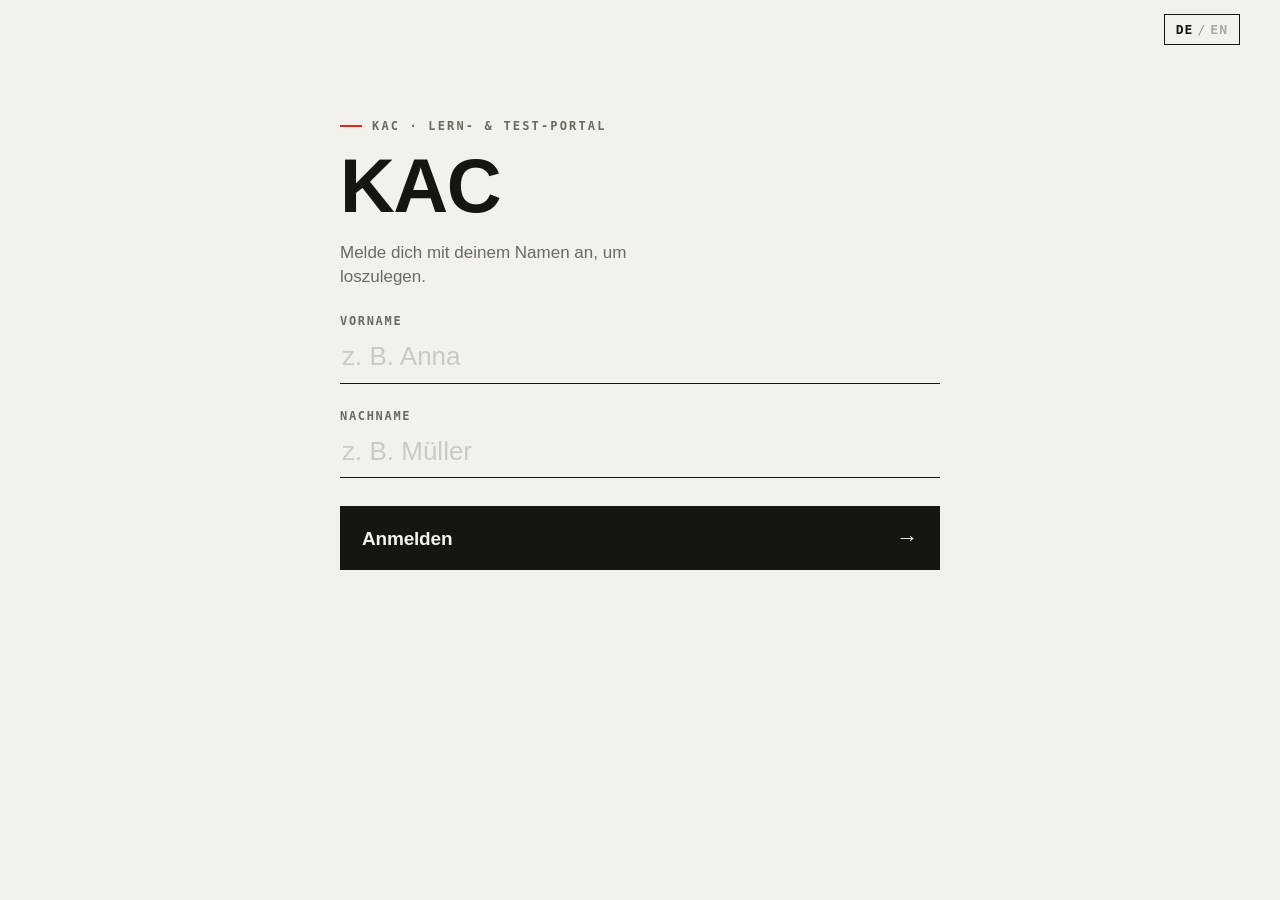
<file: index.html>
<!DOCTYPE html>
<html lang="de">
<head>
  <meta charset="utf-8" />
  <meta name="viewport" content="width=device-width, initial-scale=1.0, viewport-fit=cover, maximum-scale=1.0, user-scalable=no" />
  <meta name="robots" content="noindex, nofollow" />
  <meta name="theme-color" content="#f2f1ec" />
  <title>KAC Production Team — Projection &amp; Sound</title>
  <link rel="stylesheet" href="styles.css" />
  <link rel="stylesheet" href="piano.css" />
  <link rel="stylesheet" href="tonleitern.css" />
  <link rel="stylesheet" href="bass.css" />
</head>
<body>
  <noscript>Diese App benötigt JavaScript. / This app requires JavaScript.</noscript>

  <!-- Persistent language switch -->
  <button id="langToggle" class="lang-toggle" type="button" aria-label="Sprache wechseln / Switch language">
    <span data-lang-opt="de">DE</span><span class="lang-sep">/</span><span data-lang-opt="en">EN</span>
  </button>

  <main id="app" class="app"></main>

  <script src="image-slot.js"></script>
  <script src="piano.js"></script>
  <script src="scales.js"></script>
  <script src="hands.js"></script>
  <script src="tonleitern.js"></script>
  <script src="bass.js"></script>
  <script src="app.js"></script>
</body>
</html>
</file>
<file: styles.css>
/* ============================================================
   Technik-Test — Swiss / International Typographic Style
   Black · paper white · one red. Grid, rules, big numerals.
   ============================================================ */

:root {
  --paper:   #f2f1ec;
  --ink:     #16150f;
  --ink-soft:#6b6a62;
  --line:    #16150f;
  --hair:    rgba(22, 21, 15, 0.18);
  --red:     #e02718;
  --red-ink: #ffffff;
  --good:    #16150f;
  --gutter:  clamp(20px, 6vw, 40px);
  --max:     680px;
  --t-fast:  140ms cubic-bezier(.2,.7,.3,1);
  --t-med:   320ms cubic-bezier(.2,.7,.3,1);
  font-family: "Helvetica Neue", Helvetica, Arial, sans-serif;
}

* { box-sizing: border-box; -webkit-tap-highlight-color: transparent; }

html, body {
  margin: 0; padding: 0;
  background: var(--paper);
  color: var(--ink);
  min-height: 100%;
  -webkit-text-size-adjust: 100%;
  -webkit-font-smoothing: antialiased;
  text-rendering: optimizeLegibility;
}

body {
  font-size: 17px;
  line-height: 1.4;
  overflow-x: hidden;
}

noscript { display: block; padding: 40px; font-weight: 700; }
/* hidden whenever JS runs (this rule is applied by app.js bootstrap) */
.js-ready noscript { display: none; }

/* ---- numeric / mono accents (labels, timers, IDs) ---- */
.mono {
  font-family: ui-monospace, "SFMono-Regular", Menlo, Consolas, monospace;
  font-feature-settings: "tnum" 1;
}

/* ============================================================
   Language toggle — always reachable, fixed top-right
   ============================================================ */
.lang-toggle {
  position: fixed;
  top: max(14px, env(safe-area-inset-top));
  right: var(--gutter);
  z-index: 50;
  display: inline-flex;
  align-items: center;
  gap: 4px;
  border: 1.5px solid var(--ink);
  background: var(--paper);
  color: var(--ink);
  font: 700 13px/1 ui-monospace, Menlo, Consolas, monospace;
  letter-spacing: 0.08em;
  padding: 8px 11px;
  cursor: pointer;
  transition: background var(--t-fast), color var(--t-fast);
}
.lang-toggle .lang-sep { opacity: 0.4; font-weight: 400; }
.lang-toggle [data-lang-opt] { opacity: 0.32; transition: opacity var(--t-fast); }
.lang-toggle [data-lang-opt].is-active { opacity: 1; }
.lang-toggle:active { background: var(--ink); color: var(--paper); }

/* ============================================================
   App shell / screen layout
   ============================================================ */
.app {
  width: 100%;
  max-width: var(--max);
  margin: 0 auto;
  padding: clamp(72px, 16vw, 120px) var(--gutter) calc(40px + env(safe-area-inset-bottom));
  min-height: 100vh;
  min-height: 100dvh;
  display: flex;
  flex-direction: column;
}
/* Inversionen-Praxis braucht mehr Breite als die Lese-Spalte (Tabelle 7×3). */
.app.app--wide { max-width: 1120px; }

.screen {
  display: flex;
  flex-direction: column;
  flex: 1;
  animation: screen-in var(--t-med);
}
@keyframes screen-in {
  from { opacity: 0; transform: translateY(10px); }
  to   { opacity: 1; transform: translateY(0); }
}

/* small uppercase kicker label */
.kicker {
  font: 700 12px/1 ui-monospace, Menlo, Consolas, monospace;
  letter-spacing: 0.18em;
  text-transform: uppercase;
  color: var(--ink-soft);
  display: flex;
  align-items: center;
  gap: 10px;
}
.kicker::before {
  content: "";
  width: 22px; height: 2px; background: var(--red);
  display: inline-block;
}

/* big display headings */
h1.display {
  font-weight: 700;
  font-size: clamp(40px, 12vw, 76px);
  line-height: 0.94;
  letter-spacing: -0.02em;
  margin: 18px 0 0;
  text-wrap: balance;
}

.rule { height: 1.5px; background: var(--ink); width: 100%; }
.hairline { height: 1px; background: var(--hair); width: 100%; }

/* ============================================================
   Buttons
   ============================================================ */
.btn {
  appearance: none;
  display: inline-flex;
  align-items: center;
  justify-content: space-between;
  gap: 14px;
  width: 100%;
  border: none;
  background: var(--ink);
  color: var(--paper);
  font: 700 19px/1 "Helvetica Neue", Helvetica, Arial, sans-serif;
  letter-spacing: -0.01em;
  padding: 21px 22px;
  min-height: 60px;
  cursor: pointer;
  text-align: left;
  transition: background var(--t-fast), transform var(--t-fast), opacity var(--t-fast);
}
.btn .arrow { font-size: 22px; transition: transform var(--t-fast); }
.btn:not(:disabled):active { transform: translateY(1px); }
.btn:not(:disabled):hover { background: var(--red); }
.btn:not(:disabled):hover .arrow { transform: translateX(4px); }
.btn:disabled { opacity: 0.28; cursor: not-allowed; }

.btn--ghost {
  background: transparent;
  color: var(--ink);
  border: 1.5px solid var(--ink);
  font-weight: 700;
  justify-content: center;
}
.btn--ghost:not(:disabled):hover { background: var(--ink); color: var(--paper); }

.linkbtn {
  appearance: none; border: none; background: none;
  color: var(--ink-soft);
  font: 700 13px/1 ui-monospace, Menlo, Consolas, monospace;
  letter-spacing: 0.08em;
  text-transform: uppercase;
  cursor: pointer;
  padding: 12px 0;
  text-decoration: none;
}
.linkbtn:hover { color: var(--red); }

/* ============================================================
   LOGIN
   ============================================================ */
.field { margin-top: 26px; }
.field label {
  display: block;
  font: 700 12px/1 ui-monospace, Menlo, Consolas, monospace;
  letter-spacing: 0.14em;
  text-transform: uppercase;
  color: var(--ink-soft);
  margin-bottom: 9px;
}
.field input {
  width: 100%;
  border: none;
  border-bottom: 1.5px solid var(--ink);
  background: transparent;
  color: var(--ink);
  font: 400 26px/1.1 "Helvetica Neue", Helvetica, Arial, sans-serif;
  padding: 6px 2px 12px;
  outline: none;
  border-radius: 0;
}
.field input::placeholder { color: var(--hair); }
.field input:focus { border-bottom-color: var(--red); }

.notice {
  margin-top: 22px;
  border-left: 3px solid var(--red);
  padding: 12px 0 12px 16px;
  font-size: 15px;
  color: var(--ink);
  background: rgba(224,39,24,0.05);
  animation: shake 0.35s;
}
.notice.is-hidden { display: none; }
@keyframes shake {
  10%,90% { transform: translateX(-1px); }
  30%,70% { transform: translateX(3px); }
  50% { transform: translateX(-3px); }
}

.spacer { flex: 1; min-height: 28px; }
.stack-actions { display: flex; flex-direction: column; gap: 14px; margin-top: 26px; }

/* ============================================================
   TEST SELECTION
   ============================================================ */
.test-list { display: flex; flex-direction: column; margin-top: 28px; border-top: 1.5px solid var(--ink); }
.test-row {
  appearance: none; border: none; background: transparent; cursor: pointer;
  display: grid;
  grid-template-columns: auto 1fr auto;
  align-items: center;
  gap: 18px;
  width: 100%;
  text-align: left;
  padding: 26px 4px;
  border-bottom: 1.5px solid var(--ink);
  color: var(--ink);
  transition: padding var(--t-fast), color var(--t-fast);
}
.test-row .idx {
  font: 700 13px/1 ui-monospace, Menlo, Consolas, monospace;
  color: var(--red);
}
.test-row .name {
  font-weight: 700;
  font-size: clamp(28px, 8vw, 40px);
  letter-spacing: -0.02em;
  line-height: 0.98;
}
.test-row .meta {
  font: 400 13px/1.3 ui-monospace, Menlo, Consolas, monospace;
  color: var(--ink-soft);
}
.test-row .arrow { font-size: 28px; transition: transform var(--t-fast); }
.test-row:hover { padding-left: 12px; }
.test-row:hover .name { color: var(--red); }
.test-row:hover .arrow { transform: translateX(5px); color: var(--red); }

/* ============================================================
   QUIZ
   ============================================================ */
.quiz { user-select: none; -webkit-user-select: none; }

.timebar {
  position: fixed;
  top: 0; left: 0; right: 0;
  height: 5px;
  background: var(--hair);
  z-index: 40;
}
.timebar .fill {
  height: 100%;
  width: 100%;
  background: var(--ink);
  transform-origin: left center;
  transition: transform 1s linear, background var(--t-fast);
}
.timebar.is-urgent .fill { background: var(--red); }

.quiz-head {
  display: flex;
  align-items: baseline;
  justify-content: space-between;
  gap: 12px;
  margin-bottom: 8px;
}
.quiz-theme {
  font: 700 12px/1.2 ui-monospace, Menlo, Consolas, monospace;
  letter-spacing: 0.1em;
  text-transform: uppercase;
  color: var(--ink);
  max-width: 70%;
}
.quiz-progress {
  font: 700 12px/1 ui-monospace, Menlo, Consolas, monospace;
  letter-spacing: 0.08em;
  color: var(--ink-soft);
  white-space: nowrap;
}

.countdown {
  display: flex;
  align-items: baseline;
  gap: 10px;
  margin: 6px 0 18px;
}
.countdown .secs {
  font: 700 clamp(34px,11vw,52px)/0.9 ui-monospace, Menlo, Consolas, monospace;
  font-feature-settings: "tnum" 1;
  letter-spacing: -0.02em;
}
.countdown .unit {
  font: 700 12px/1 ui-monospace, Menlo, Consolas, monospace;
  letter-spacing: 0.1em;
  text-transform: uppercase;
  color: var(--ink-soft);
}
.countdown.is-urgent .secs { color: var(--red); animation: pulse 1s steps(2) infinite; }
@keyframes pulse { 50% { opacity: 0.35; } }

.question {
  font-weight: 700;
  font-size: clamp(24px, 7vw, 36px);
  line-height: 1.08;
  letter-spacing: -0.015em;
  margin: 0 0 26px;
  text-wrap: pretty;
}
.q-anim { animation: q-in var(--t-med); }
@keyframes q-in {
  from { opacity: 0; transform: translateX(14px); }
  to   { opacity: 1; transform: translateX(0); }
}

.options { display: flex; flex-direction: column; gap: 12px; }
.option {
  appearance: none; cursor: pointer;
  display: grid;
  grid-template-columns: auto 1fr;
  align-items: center;
  gap: 16px;
  width: 100%;
  text-align: left;
  background: transparent;
  border: 1.5px solid var(--ink);
  color: var(--ink);
  padding: 18px 18px;
  min-height: 64px;
  font: 500 17px/1.25 "Helvetica Neue", Helvetica, Arial, sans-serif;
  transition: background var(--t-fast), color var(--t-fast), transform var(--t-fast);
}
.option .marker {
  width: 30px; height: 30px;
  display: grid; place-items: center;
  border: 1.5px solid var(--ink);
  border-radius: 50%;
  font: 700 13px/1 ui-monospace, Menlo, Consolas, monospace;
  flex: none;
  transition: background var(--t-fast), color var(--t-fast), border-color var(--t-fast);
}
.option:hover { transform: translateX(3px); }
.option.is-selected { background: var(--ink); color: var(--paper); }
.option.is-selected .marker { background: var(--paper); color: var(--ink); border-color: var(--paper); }

.quiz-foot {
  margin-top: 24px;
  display: flex;
  flex-direction: column;
  gap: 6px;
}
.abort-row { display: flex; justify-content: center; }

/* ============================================================
   RESULT
   ============================================================ */
.result-badge {
  display: inline-flex; align-items: center; gap: 9px;
  font: 700 13px/1 ui-monospace, Menlo, Consolas, monospace;
  letter-spacing: 0.12em; text-transform: uppercase;
  padding: 9px 14px;
  margin-top: 18px;
  width: max-content;
}
.result-badge.pass { background: var(--ink); color: var(--paper); }
.result-badge.fail { background: var(--red); color: var(--red-ink); }

.score-big {
  font-weight: 700;
  font-size: clamp(96px, 38vw, 200px);
  line-height: 0.82;
  letter-spacing: -0.04em;
  margin: 14px 0 4px;
  font-feature-settings: "tnum" 1;
  display: flex;
  align-items: baseline;
}
.score-big .pct { font-size: 0.34em; margin-left: 8px; color: var(--ink-soft); letter-spacing: 0; }

.result-grid {
  display: grid;
  grid-template-columns: 1fr 1fr;
  border-top: 1.5px solid var(--ink);
  margin: 24px 0 6px;
}
.result-grid .cell {
  padding: 16px 0;
  border-bottom: 1px solid var(--hair);
}
.result-grid .cell:nth-child(odd) { border-right: 1px solid var(--hair); padding-right: 16px; }
.result-grid .cell:nth-child(even) { padding-left: 16px; }
.result-grid .cell .k {
  font: 700 11px/1 ui-monospace, Menlo, Consolas, monospace;
  letter-spacing: 0.12em; text-transform: uppercase; color: var(--ink-soft);
}
.result-grid .cell .v {
  font-weight: 700; font-size: 26px; letter-spacing: -0.01em; margin-top: 7px;
  font-feature-settings: "tnum" 1;
}

.save-status {
  margin-top: 18px;
  font: 400 13px/1.45 ui-monospace, Menlo, Consolas, monospace;
  color: var(--ink-soft);
  display: flex; align-items: flex-start; gap: 9px;
}
.save-status .dot { width: 9px; height: 9px; margin-top: 4px; flex: none; }
.save-status .dot.ok { background: var(--ink); }
.save-status .dot.warn { background: var(--red); }
.save-status .dot.pending { background: var(--hair); animation: pulse 1s steps(2) infinite; }

/* ---- Auswertung: falsch beantwortete Fragen ---- */
.review { margin-top: 26px; border-top: 1.5px solid var(--ink); padding-top: 18px; }
.review-head { display: flex; align-items: baseline; justify-content: space-between; gap: 12px; flex-wrap: wrap; }
.review-title { font-size: 19px; font-weight: 700; letter-spacing: -0.01em; }
.review-count {
  font: 700 11px/1 ui-monospace, Menlo, Consolas, monospace;
  letter-spacing: 0.1em; text-transform: uppercase; color: var(--red);
}
.review-item { margin-top: 18px; border-left: 3px solid var(--red); padding: 2px 0 2px 16px; }
.review-theme {
  font-size: 11px; letter-spacing: 0.12em; text-transform: uppercase; color: var(--ink-soft);
}
.review-q { font-size: 16px; font-weight: 500; line-height: 1.4; margin: 6px 0 12px; }
.review-line {
  display: grid; grid-template-columns: 130px 1fr; gap: 10px; align-items: start;
  padding: 6px 0; font-size: 14.5px; line-height: 1.4;
}
.review-line + .review-line { border-top: 1px dashed var(--hair); }
.review-lbl { font-size: 10px; letter-spacing: 0.1em; text-transform: uppercase; color: var(--ink-soft); padding-top: 3px; }
.review-line.is-wrong .review-ans { color: var(--red); text-decoration: line-through; text-decoration-thickness: 1.5px; }
.review-line.is-right .review-ans { color: #1f8a4d; font-weight: 700; }
.review-allright {
  margin-top: 24px; border-top: 1.5px solid var(--ink); padding-top: 18px;
  font-size: 14px; color: #1f8a4d; font-weight: 700;
}

/* ============================================================
   Modal (abort confirmation)
   ============================================================ */
.modal-back {
  position: fixed; inset: 0; z-index: 60;
  background: rgba(22,21,15,0.55);
  display: grid; place-items: center;
  padding: var(--gutter);
  animation: fade var(--t-fast);
}
.modal-back.is-hidden { display: none; }
@keyframes fade { from { opacity: 0; } to { opacity: 1; } }
.modal {
  background: var(--paper);
  border: 1.5px solid var(--ink);
  width: 100%; max-width: 420px;
  padding: 28px 24px 24px;
  animation: modal-in var(--t-med);
}
@keyframes modal-in { from { transform: translateY(16px); opacity: 0; } to { transform: none; opacity: 1; } }
.modal h2 { margin: 10px 0 8px; font-size: 26px; letter-spacing: -0.02em; }
.modal p { margin: 0 0 22px; color: var(--ink-soft); font-size: 15px; }
.modal .modal-actions { display: flex; flex-direction: column; gap: 12px; }

/* tighten on very small screens */
@media (max-width: 360px) {
  body { font-size: 16px; }
}

/* ============================================================
   HOME + back links + brand
   ============================================================ */
.backlink {
  appearance: none; border: none; background: none; cursor: pointer;
  align-self: flex-start;
  display: inline-flex; align-items: center; gap: 8px;
  font: 700 12px/1 ui-monospace, Menlo, Consolas, monospace;
  letter-spacing: 0.12em; text-transform: uppercase;
  color: var(--ink-soft);
  padding: 0 0 22px;
  transition: color var(--t-fast), gap var(--t-fast);
}
.backlink .backarrow { font-size: 15px; transition: transform var(--t-fast); }
.backlink:hover { color: var(--red); }
.backlink:hover .backarrow { transform: translateX(-3px); }

.brandline {
  font-size: 11px; letter-spacing: 0.16em; text-transform: uppercase;
  color: var(--ink-soft); padding-top: 20px;
  border-top: 1px solid var(--hair); margin-top: 8px;
}

.name--sm { font-size: clamp(22px, 6vw, 30px) !important; line-height: 1.04 !important; }

/* ============================================================
   AREA ROOT (Music Academy | Production Team)
   ============================================================ */
.area-grid {
  display: grid;
  grid-template-columns: 1fr 1fr;
  gap: 16px;
  margin-top: 30px;
}
.area-tile {
  appearance: none; cursor: pointer; text-align: left;
  display: flex; flex-direction: column;
  gap: 10px;
  min-height: 280px;
  border: 1.5px solid var(--ink);
  background: transparent;
  color: var(--ink);
  padding: 22px 20px;
  transition: background var(--t-fast), color var(--t-fast), transform var(--t-fast);
}
.area-tile .area-idx { font-size: 12px; color: var(--red); font-weight: 700; }
.area-tile .area-name {
  font-weight: 700;
  font-size: clamp(24px, 5vw, 34px);
  letter-spacing: -0.02em; line-height: 1.0;
  margin-top: 2px;
}
.area-tile .area-sub { font-size: 14px; line-height: 1.4; color: var(--ink-soft); max-width: 26ch; }
.area-tile .area-go {
  margin-top: auto;
  font-size: 12px; letter-spacing: 0.08em; text-transform: uppercase;
  display: inline-flex; align-items: center; gap: 8px;
}
.area-tile .area-go .arrow { font-size: 17px; transition: transform var(--t-fast); }
.area-tile:hover { background: var(--ink); color: var(--paper); transform: translateY(-2px); }
.area-tile:hover .area-sub { color: rgba(242,241,236,0.7); }
.area-tile:hover .area-go .arrow { transform: translateX(4px); }
.area-tile:nth-child(1):hover { background: var(--red); }
.area-tile:nth-child(1):hover .area-sub { color: rgba(255,255,255,0.8); }
.area-tile:active { transform: translateY(0); }

@media (max-width: 540px) {
  .area-grid { grid-template-columns: 1fr; gap: 14px; }
  .area-tile { min-height: 0; }
}

/* ============================================================
   SOLUTION REVEAL (worksheets)
   ============================================================ */
.solution { margin-top: 18px; }
.sol-toggle {
  appearance: none; cursor: pointer;
  display: inline-flex; align-items: center; gap: 11px;
  border: 1.5px solid var(--ink); background: transparent; color: var(--ink);
  font: 700 12px/1 ui-monospace, Menlo, Consolas, monospace;
  letter-spacing: 0.1em; text-transform: uppercase;
  padding: 12px 16px;
  transition: background var(--t-fast), color var(--t-fast);
}
.sol-toggle .sol-ic {
  width: 20px; height: 20px; flex: none;
  display: grid; place-items: center;
  border: 1.5px solid currentColor; font-size: 14px; font-weight: 700;
}
.sol-toggle:hover { background: var(--ink); color: var(--paper); }
.sol-toggle.is-open { background: var(--red); color: #fff; border-color: var(--red); }
.sol-body {
  margin-top: 4px;
  border-left: 2px solid var(--red);
  padding-left: 16px;
}
.sol-body[hidden] { display: none; }
.sol-body .g-tablewrap { margin-top: 14px; }

/* ============================================================
   GUIDE READER
   ============================================================ */
.guide-title { font-size: clamp(32px, 9vw, 54px); margin-top: 16px; }
.guide-sub { margin: 14px 0 0; color: var(--ink); font-size: 17px; font-weight: 500; }
.guide-meta { margin-top: 10px; font-size: 11px; letter-spacing: 0.1em; text-transform: uppercase; color: var(--ink-soft); }
.guide-intro { margin: 18px 0 0; color: var(--ink-soft); max-width: 56ch; }

.guide-sec { margin-top: 40px; }
.sec-head {
  display: flex; align-items: baseline; gap: 14px;
  border-bottom: 1.5px solid var(--ink); padding-bottom: 12px; flex-wrap: wrap;
}
.sec-num { font-size: 13px; color: var(--red); font-weight: 700; }
.sec-title { font-size: clamp(22px, 6vw, 30px); font-weight: 700; letter-spacing: -0.02em; margin: 0; flex: 1; line-height: 1.04; }
.sec-tag {
  font-size: 10px; letter-spacing: 0.12em; text-transform: uppercase;
  border: 1.2px solid var(--ink); padding: 4px 8px; color: var(--ink); white-space: nowrap;
}
.sec-intro { margin: 16px 0 0; color: var(--ink-soft); max-width: 56ch; }

/* numbered steps */
.steps { list-style: none; counter-reset: s; margin: 20px 0 0; padding: 0; }
.steps li {
  counter-increment: s;
  display: grid; grid-template-columns: auto 1fr; gap: 16px; align-items: baseline;
  padding: 14px 0; border-bottom: 1px solid var(--hair);
}
.steps li::before {
  content: counter(s, decimal-leading-zero);
  font: 700 14px/1 ui-monospace, Menlo, Consolas, monospace;
  color: var(--red); font-feature-settings: "tnum" 1;
}
.step-text { font-size: 17px; }

/* position cards */
.poslist { display: flex; flex-direction: column; gap: 16px; margin-top: 20px; }
.poscard { border: 1.5px solid var(--ink); padding: 18px 18px 8px; }
.pos-head { display: flex; align-items: baseline; gap: 12px; flex-wrap: wrap; }
.pos-idx { background: var(--ink); color: var(--paper); font-size: 12px; font-weight: 700; padding: 5px 8px; }
.pos-name { font-weight: 700; font-size: 21px; letter-spacing: -0.01em; flex: 1; line-height: 1.05; }
.pos-who { font-size: 11px; letter-spacing: 0.08em; text-transform: uppercase; color: var(--ink-soft); white-space: nowrap; }
.pos-desc { margin: 10px 0 14px; color: var(--ink-soft); font-size: 15px; }

.subpos { margin: 6px 0 4px; padding-top: 10px; border-top: 1px dashed var(--hair); }
.subpos-name { font-size: 11px; letter-spacing: 0.14em; text-transform: uppercase; color: var(--ink); margin-bottom: 4px; }

/* tickable checklist */
.checks { display: flex; flex-direction: column; }
.check {
  appearance: none; border: none; background: none; cursor: pointer;
  display: grid; grid-template-columns: auto 1fr; gap: 13px; align-items: start;
  width: 100%; text-align: left; padding: 11px 0;
  border-bottom: 1px solid var(--hair); color: var(--ink);
  transition: opacity var(--t-fast);
}
.check:last-child { border-bottom: none; }
.check-box {
  width: 24px; height: 24px; flex: none; margin-top: 1px;
  border: 1.5px solid var(--ink); display: grid; place-items: center;
  font: 700 14px/1 ui-monospace, Menlo, monospace; color: var(--paper);
  transition: background var(--t-fast), color var(--t-fast);
}
.check-label { font-size: 16px; line-height: 1.32; padding-top: 2px; }
.check.is-on .check-box { background: var(--red); border-color: var(--red); color: #fff; }
.check.is-on .check-label { color: var(--ink-soft); text-decoration: line-through; text-decoration-color: var(--hair); }

/* role cards */
.rolelist { display: flex; flex-direction: column; gap: 0; margin-top: 20px; border-top: 1.5px solid var(--ink); }
.rolecard { padding: 18px 0; border-bottom: 1px solid var(--hair); }
.role-head { display: flex; align-items: baseline; gap: 12px; flex-wrap: wrap; margin-bottom: 8px; }
.role-name { font-weight: 700; font-size: 20px; letter-spacing: -0.01em; }
.role-hint { font-size: 11px; letter-spacing: 0.08em; text-transform: uppercase; color: var(--red); }

.bullets { list-style: none; margin: 12px 0 0; padding: 0; }
.bullets li { position: relative; padding: 7px 0 7px 22px; font-size: 16px; line-height: 1.4; color: var(--ink); }
.bullets li::before { content: ""; position: absolute; left: 2px; top: 15px; width: 7px; height: 7px; background: var(--ink); }

/* callout / note */
.callout {
  display: grid; grid-template-columns: auto 1fr; gap: 14px; align-items: start;
  margin-top: 22px; padding: 16px 18px;
  background: rgba(224,39,24,0.06); border-left: 3px solid var(--red);
  font-size: 15.5px; line-height: 1.42;
}
.callout-mark {
  width: 24px; height: 24px; flex: none; background: var(--red); color: #fff;
  display: grid; place-items: center; font-weight: 700; font-size: 15px;
}
.sec-closing { margin-top: 20px; font-weight: 700; font-size: 19px; letter-spacing: -0.01em; line-height: 1.2; }

.guide-foot { margin-top: 44px; display: flex; flex-direction: column; gap: 16px; align-items: stretch; }
.guide-foot .linkbtn { align-self: flex-start; }

/* generic guide blocks */
.g-loading { color: var(--ink-soft); padding: 40px 0; font-size: 22px; letter-spacing: 0.3em; }
.g-text { margin: 14px 0 0; color: var(--ink); font-size: 16.5px; line-height: 1.5; max-width: 60ch; }
.g-lead { margin: 16px 0 0; color: var(--ink); font-size: 19px; line-height: 1.4; font-weight: 500; max-width: 56ch; }
.g-sub { margin-top: 22px; }
.g-sub-title {
  font: 700 12px/1.2 ui-monospace, Menlo, Consolas, monospace;
  letter-spacing: 0.12em; text-transform: uppercase; color: var(--ink);
  margin: 0 0 4px; padding-top: 14px; border-top: 1px solid var(--hair);
}
.g-sub .g-text { margin-top: 8px; }
.g-sub .bullets { margin-top: 8px; }

/* table */
.g-tablewrap { margin-top: 22px; overflow-x: auto; -webkit-overflow-scrolling: touch; border: 1.5px solid var(--ink); }
.g-table { border-collapse: collapse; width: 100%; min-width: 460px; font-size: 14.5px; }
.g-table th {
  text-align: left; padding: 12px 14px; background: var(--ink); color: var(--paper);
  font: 700 11px/1.2 ui-monospace, Menlo, Consolas, monospace; letter-spacing: 0.08em; text-transform: uppercase;
  white-space: nowrap;
}
.g-table td { padding: 12px 14px; border-bottom: 1px solid var(--hair); vertical-align: top; line-height: 1.35; }
.g-table tbody tr:last-child td { border-bottom: none; }
.g-table tbody tr:nth-child(even) td { background: rgba(22,21,15,0.025); }

/* figure (image-slot placeholder) */
.g-fig { margin: 24px 0 0; }
.g-slot { display: block; background: rgba(22,21,15,0.02); }
.g-slot:not([data-filled]) { border: 1.5px dashed var(--hair); }
.g-slot[data-filled] { border: 1px solid var(--hair); background: transparent; }
.g-figcap {
  margin-top: 9px; font-size: 12px; line-height: 1.4; letter-spacing: 0.04em;
  color: var(--ink-soft); padding-left: 14px; border-left: 2px solid var(--red);
}

/* Statische Klaviatur-Diagramme im Lernbereich (Bass = grün, Moll = blau). */
.g-kbd-fig { max-width: 430px; }
.g-kbd-fig.g-kbd-multi { max-width: 680px; }
.g-kbd-boards { display: flex; gap: 20px 28px; flex-wrap: wrap; align-items: flex-end; }
.g-kbd-board { flex: 1 1 auto; min-width: 0; }
.g-kbd-multi .g-kbd-board { flex: 1 1 240px; max-width: 320px; }
.g-kbd-board-label { font-size: 11px; letter-spacing: 0.12em; text-transform: uppercase; color: var(--ink-soft); margin-bottom: 7px; }
.g-kbd-svg { display: block; width: 100%; height: auto; }
.g-kbd-fig .g-figcap { border-left-color: #2e8b57; }
.g-kbd-fig.is-minor .g-figcap { border-left-color: #2a63b0; }

/* ============================================================
   Interaktives Arbeitsblatt (Music Academy)
   ============================================================ */
.ws { margin: 20px 0 0; }
.ws-table input.ws-inp {
  width: 100%; min-width: 48px; box-sizing: border-box;
  border: none; border-bottom: 1.5px solid var(--hair);
  background: transparent; color: var(--ink);
  font: 600 16px/1.2 "Helvetica Neue", Helvetica, Arial, sans-serif;
  text-align: center; padding: 6px 4px; border-radius: 0; outline: none;
}
.ws-table input.ws-inp::placeholder { color: var(--hair); }
.ws-table input.ws-inp:focus { border-bottom-color: var(--ink); }
.ws-table td.ws-given { font-weight: 700; }
.ws-table input.ws-inp.ok { border-bottom-color: var(--ink); background: rgba(22,21,15,0.07); }
.ws-table input.ws-inp.bad { border-bottom-color: var(--red); background: rgba(224,39,24,0.09); color: var(--red); }
.ws-table input.ws-inp.revealed { border-bottom-color: var(--red); color: var(--red); font-style: italic; }
.ws-controls { display: flex; flex-wrap: wrap; align-items: center; gap: 10px; margin-top: 14px; }
.ws-btn {
  appearance: none; cursor: pointer;
  border: 1.5px solid var(--ink); background: var(--ink); color: var(--paper);
  font: 700 13px/1 ui-monospace, Menlo, Consolas, monospace; letter-spacing: 0.06em;
  text-transform: uppercase; padding: 11px 16px;
}
.ws-btn:hover { background: var(--red); border-color: var(--red); color: var(--paper); }
.ws-btn--ghost { background: transparent; color: var(--ink); }
.ws-btn--ghost:hover { background: var(--ink); color: var(--paper); border-color: var(--ink); }
.ws-result { font-weight: 700; font-size: 14px; color: var(--ink-soft); }

/* ============================================================
   Druck-Ansicht — Arbeitsblatt sauber ausdrucken
   ============================================================ */
@media print {
  .lang-toggle, .backlink, .guide-foot, .ws-controls, .sol-toggle,
  .brandline, .area-go, noscript { display: none !important; }
  .app { padding: 8px 0 0 !important; max-width: 100% !important; }
  body { font-size: 12px; background: #fff; }
  .g-tablewrap { overflow: visible !important; }
  .g-table { font-size: 12px; }
  .ws-table input.ws-inp { border-bottom: 1px solid #999; font-size: 13px; }
  .guide-sec, .g-fig, .callout, .ws { break-inside: avoid; }
}

/* ---- "richtig oder falsch?" — selbst markieren ---- */
.tf { margin: 16px 0 0; }
.tf-item {
  padding: 14px 4px; border-bottom: 1px solid var(--hair);
  display: grid; grid-template-columns: 1fr auto; gap: 8px 14px; align-items: center;
}
.tf-item.ok { box-shadow: inset 3px 0 0 var(--ink); padding-left: 12px; }
.tf-item.bad { box-shadow: inset 3px 0 0 var(--red); padding-left: 12px; }
.tf-stmt { font-size: 16px; line-height: 1.3; }
.tf-pick { display: flex; gap: 8px; }
.tf-btn {
  appearance: none; cursor: pointer; border: 1.5px solid var(--ink); background: transparent; color: var(--ink);
  font: 700 13px/1 ui-monospace, Menlo, Consolas, monospace; letter-spacing: 0.04em; padding: 10px 14px;
}
.tf-btn.is-sel { background: var(--ink); color: var(--paper); }
.tf-item.bad .tf-btn.is-sel { background: var(--red); border-color: var(--red); color: var(--paper); }
.tf-corr { grid-column: 1 / -1; font-size: 14px; font-weight: 700; color: var(--red); margin-top: 2px; }
@media (max-width: 420px) {
  .tf-item { grid-template-columns: 1fr; }
  .tf-pick { justify-self: start; }
}

/* ---- Area-Login-Fuß ---- */
.area-foot { display: flex; align-items: center; justify-content: space-between; gap: 12px; margin-top: 8px; }
.area-user { font-size: 13px; color: var(--ink-soft); letter-spacing: 0.04em; }

/* ============================================================
   Praxis-Modul: Inversionen am Klavier
   ============================================================ */
.px-row { display: flex; align-items: flex-start; gap: 12px; margin: 0 0 14px; }
.px-lbl { flex: 0 0 64px; padding-top: 11px; font-size: 11px; letter-spacing: 0.12em; text-transform: uppercase; color: var(--ink-soft); }
.px-chips { display: flex; flex-wrap: wrap; gap: 7px; }
.px-chip {
  appearance: none; cursor: pointer; border: 1.5px solid var(--ink); background: transparent; color: var(--ink);
  font: 700 14px/1 ui-monospace, Menlo, Consolas, monospace; letter-spacing: 0.02em; padding: 10px 13px; min-width: 38px;
}
.px-chip--wide { padding: 10px 14px; }
.px-chip.is-on { background: var(--ink); color: var(--paper); }
.px-chip:hover { border-color: var(--red); }

.px-chord { display: flex; align-items: baseline; gap: 14px; flex-wrap: wrap; margin: 20px 0 10px; }
.px-chord-name { font-weight: 700; font-size: clamp(30px, 9vw, 44px); letter-spacing: -0.02em; }
.px-chord-meta { font-size: 14px; color: var(--ink-soft); }

.px-kbd-wrap { margin: 6px 0 6px; }
.px-kbd { width: 100%; height: auto; display: block; }
.px-key { cursor: pointer; }
.px-white { fill: var(--paper); stroke: var(--ink); stroke-width: 2; }
.px-black { fill: var(--ink); stroke: var(--ink); stroke-width: 2; }
.px-white.is-played { fill: #d8d4c6; }
.px-black.is-played { fill: #5a5446; }
.px-white.is-bad { fill: rgba(224,39,24,0.20); }
.px-black.is-bad { fill: var(--red); }
.px-dot { fill: var(--red); pointer-events: auto; cursor: pointer; }
.px-dot--b { fill: var(--red); }
.px-key.is-ok { stroke: var(--ink); stroke-width: 3; }

.px-tap { margin: 10px 0 0; font-size: 12px; color: var(--ink-soft); line-height: 1.4; }
</file>
<file: piano.css>
/* Inversionen-Praxis — Look (Claude Design), gescopt unter .invtrainer */
/* ==================================================================
   Inversionen am Klavier — Look
   Alle Gestaltungs-Tokens auf .invtrainer (vererben an Nachfahren,
   inkl. Modal). Look später leicht änderbar.
   ================================================================== */

.invtrainer {
  /* --- Palette (Swiss / KAC) --- */
  --paper:    #f2f1ec;
  --ink:      #16150f;
  --ink-soft: #6b6a62;
  --hair:     rgba(22, 21, 15, 0.16);
  --red:      #e02718;       /* Dur */
  --blue:     #2a63b0;       /* Moll */
  --green:    #2e8b57;       /* linke Hand / Bass (Waldgrün-Mint) */
  --good:     #1f8a4d;       /* "richtig"-Feedback */

  /* --- Akkordqualität: Zell-Hintergründe + Punkt --- */
  /* Global: Dur = rot, Moll = blau, vermindert = dunkleres Blau. */
  --q-maj-bg: #f7e9e7;       /* Dur: ganz leicht rosa */
  --q-min-bg: #e7ecf4;       /* Moll: ganz leicht blau */
  --q-dim-bg: #e2dfd4;       /* vermindert: neutral */
  --q-dot-maj: var(--red);   /* Dur: rot */
  --q-dot-min: var(--blue);  /* Moll: blau */
  --q-dot-dim: #1a3f70;      /* vermindert: dunkleres Blau */

  /* --- Klaviatur --- */
  --key-white:  #fbfaf6;
  --key-white-edge: rgba(22,21,15,0.55);
  --key-black:  #16150f;
  --key-target: #e02718;        /* Zieltöne */
  --key-target-ink: #ffffff;
  --key-played: #2b2a22;        /* angetippt (Ring) */
  --key-correct: #1f8a4d;       /* nach Prüfung: richtig */
  --key-missing: #e02718;       /* fehlt noch */
  --key-extra:  #b51405;        /* zu viel */

  /* --- Form --- */
  --radius: 2px;
  --gutter: clamp(16px, 4vw, 36px);
  --maxw: 1120px;
  --t-fast: 130ms cubic-bezier(.2,.7,.3,1);

  font-family: "Helvetica Neue", Helvetica, Arial, sans-serif;
}
.invtrainer .mono {
  font-family: ui-monospace, "SFMono-Regular", Menlo, Consolas, monospace;
  font-feature-settings: "tnum" 1;
}
.invtrainer /* ============================ Header ============================ */
.top {
  display: flex; align-items: center; justify-content: space-between;
  padding: 16px var(--gutter);
  max-width: var(--maxw); margin: 0 auto;
  gap: 16px;
}
.invtrainer /* ============================ Layout ============================ */
.wrap {
  max-width: var(--maxw);
  margin: 0 auto;
  padding: 8px var(--gutter) 64px;
}
.invtrainer .kicker {
  font: 700 12px/1 ui-monospace, Menlo, Consolas, monospace;
  letter-spacing: 0.18em; text-transform: uppercase; color: var(--ink-soft);
  display: flex; align-items: center; gap: 10px;
}
.invtrainer .kicker::before { content: ""; width: 22px; height: 2px; background: var(--red); display: inline-block; }
.invtrainer .title {
  font-weight: 700; font-size: clamp(30px, 6vw, 52px); line-height: 0.98;
  letter-spacing: -0.02em; margin: 16px 0 0; text-wrap: balance;
}
.invtrainer .sub { margin: 14px 0 0; color: var(--ink-soft); max-width: 60ch; }
.invtrainer /* ============================ Controls ============================ */
.controls {
  margin-top: 28px;
  display: flex; flex-wrap: wrap; align-items: flex-end; gap: 22px 32px;
  border-top: 1.5px solid var(--ink); padding-top: 22px;
}
.invtrainer .ctrl-block { flex: 1 1 auto; min-width: 0; }
.invtrainer .ctrl-label {
  font-size: 11px; letter-spacing: 0.14em; text-transform: uppercase;
  color: var(--ink-soft); margin-bottom: 10px;
}
.invtrainer .keyrow { display: flex; flex-wrap: wrap; gap: 6px; }
.invtrainer .keybtn {
  appearance: none; cursor: pointer;
  border: 1.5px solid var(--ink); background: transparent; color: var(--ink);
  font-size: 14px; font-weight: 700; letter-spacing: 0.02em;
  min-width: 44px; padding: 11px 6px; text-align: center;
  transition: background var(--t-fast), color var(--t-fast);
}
.invtrainer .keybtn:hover { background: var(--hair); }
.invtrainer .keybtn.is-active { background: var(--ink); color: var(--paper); }
.invtrainer /* Switch */
.switch { display: inline-flex; align-items: center; gap: 10px; cursor: pointer; user-select: none; }
.invtrainer .switch input { position: absolute; opacity: 0; width: 0; height: 0; }
.invtrainer .switch-track {
  width: 44px; height: 24px; border: 1.5px solid var(--ink); background: var(--paper);
  position: relative; flex: none; transition: background var(--t-fast);
}
.invtrainer .switch-knob {
  position: absolute; top: 2px; left: 2px; width: 16px; height: 16px;
  background: var(--ink); transition: left var(--t-fast), background var(--t-fast);
}
.invtrainer .switch input:checked + .switch-track { background: var(--ink); }
.invtrainer .switch input:checked + .switch-track .switch-knob { left: 23px; background: var(--paper); }
.invtrainer .switch-text { font-size: 12px; letter-spacing: 0.04em; color: var(--ink); }
.invtrainer /* ============================ Legende ============================ */
.legend {
  margin-top: 18px; display: flex; flex-wrap: wrap; align-items: center; gap: 8px 18px;
  font-size: 12px; color: var(--ink-soft);
}
.invtrainer .legend-title { letter-spacing: 0.06em; }
.invtrainer .legend-item { display: inline-flex; align-items: center; gap: 7px; }
.invtrainer .legend-swatch { width: 22px; height: 14px; border: 1px solid var(--hair); display: inline-block; }
.invtrainer .legend-swatch.q-maj { background: var(--q-maj-bg); }
.invtrainer .legend-swatch.q-min { background: var(--q-min-bg); }
.invtrainer .legend-swatch.q-dim { background: var(--q-dim-bg); }
.invtrainer .q-dot { width: 8px; height: 8px; border-radius: 50%; display: inline-block; }
.invtrainer .q-dot-maj { background: var(--q-dot-maj); }
.invtrainer .q-dot-min { background: var(--q-dot-min); }
.invtrainer .q-dot-dim { background: var(--q-dot-dim); }
.invtrainer /* ============================ Raster ============================ */
.gridwrap { margin-top: 22px; overflow-x: auto; -webkit-overflow-scrolling: touch; border: 1.5px solid var(--ink); }
.invtrainer .grid {
  display: grid;
  grid-template-columns: minmax(130px, 0.7fr) repeat(3, minmax(186px, 1fr));
  min-width: 700px;
}
.invtrainer .ghead {
  background: var(--ink); color: var(--paper);
  padding: 12px 14px; display: flex; align-items: center;
  border-right: 1px solid rgba(242,241,236,0.18);
}
.invtrainer .ghead.corner { background: var(--ink); }
.invtrainer .ghead:last-child { border-right: none; }
.invtrainer .ghead-txt {
  font: 700 11px/1.2 ui-monospace, Menlo, Consolas, monospace;
  letter-spacing: 0.1em; text-transform: uppercase;
}
.invtrainer .rowlabel {
  padding: 14px; border-top: 1px solid var(--hair); border-right: 1.5px solid var(--ink);
  display: flex; flex-direction: column; gap: 6px; justify-content: center;
  background: var(--paper);
}
.invtrainer .rowlabel .stage-num { font-size: 11px; letter-spacing: 0.1em; text-transform: uppercase; color: var(--red); font-weight: 700; }
.invtrainer .rowlabel .chord-name { font-size: 26px; font-weight: 700; letter-spacing: -0.01em; line-height: 1; }
.invtrainer .rowlabel .q-tag { display: inline-flex; align-items: center; gap: 6px; font-size: 12px; color: var(--ink-soft); }
.invtrainer .seven-badge {
  margin-top: 4px; font-size: 11px; letter-spacing: 0.04em;
  color: var(--red); border: 1px solid var(--red); padding: 4px 7px; width: max-content;
  cursor: help;
}
.invtrainer .cell {
  appearance: none; cursor: pointer; text-align: center;
  border: none; border-top: 1px solid var(--hair); border-right: 1px solid var(--hair);
  padding: 16px 12px 14px;
  display: flex; flex-direction: column; align-items: center; gap: 12px; justify-content: center;
  transition: filter var(--t-fast), transform var(--t-fast);
}
.invtrainer .cell:nth-child(4n) { border-right: none; }
.invtrainer .cell.q-maj { background: var(--q-maj-bg); }
.invtrainer .cell.q-min { background: var(--q-min-bg); }
.invtrainer .cell.q-dim { background: var(--q-dim-bg); }
.invtrainer .cell:hover { filter: brightness(0.97); }
.invtrainer .cell:hover .pkbd { transform: translateY(-1px); }
.invtrainer .cell:active { transform: translateY(1px); }
.invtrainer .cell-notes { font-size: 13px; letter-spacing: 0.02em; display: inline-flex; align-items: center; gap: 6px; color: var(--ink); }
.invtrainer .cell-notes .sep { color: var(--ink-soft); }
/* Grundton: in JEDER Umkehrung fett + rot unterstrichen (es bleibt dieselbe Inversion). */
.invtrainer .rootnote { font-weight: 700; }
.invtrainer .rootnote::after { content: ""; display: block; height: 2px; background: var(--red); margin-top: 2px; }
.invtrainer /* ============================ Klaviatur ============================ */
.pkbd {
  position: relative; display: inline-flex; align-items: stretch;
  transition: transform var(--t-fast);
  user-select: none;
}
.invtrainer .pkey {
  padding: 0; margin: 0; appearance: none; font: inherit;
  position: relative; display: block;
}
.invtrainer .wkey {
  background: var(--key-white);
  border: 1px solid var(--key-white-edge);
  border-radius: 0 0 var(--radius) var(--radius);
  z-index: 1;
}
.invtrainer .bkey {
  position: absolute; top: 0;
  background: var(--key-black);
  border: 1px solid #000;
  border-radius: 0 0 var(--radius) var(--radius);
  z-index: 2;
}
.invtrainer .pkbd.is-interactive .pkey { cursor: pointer; }
.invtrainer /* Zieltöne / Zustände */
.wkey.is-target { background: var(--key-target); border-color: var(--key-target); }
.invtrainer .bkey.is-target { background: var(--key-target); border-color: var(--key-target); }
.invtrainer .is-target .pkey-lbl { color: var(--key-target-ink); }
.invtrainer .is-played:not(.is-target) { box-shadow: inset 0 0 0 3px var(--key-played); }
.invtrainer .is-target.is-played { box-shadow: inset 0 0 0 3px rgba(0,0,0,0.4); }
.invtrainer .wkey.is-correct, .invtrainer .bkey.is-correct { background: var(--key-correct); border-color: var(--key-correct); }
.invtrainer .wkey.is-missing, .invtrainer .bkey.is-missing { background: var(--key-missing); border-color: var(--key-missing); outline: 3px solid var(--ink); outline-offset: -3px; }
.invtrainer .wkey.is-extra, .invtrainer .bkey.is-extra { background: var(--key-extra); border-color: var(--key-extra); }
.invtrainer .is-correct .pkey-lbl, .invtrainer .is-missing .pkey-lbl, .invtrainer .is-extra .pkey-lbl { color: #fff; }
.invtrainer .is-extra::after {
  content: "✕"; position: absolute; top: 4px; left: 0; right: 0; text-align: center;
  color: #fff; font-size: 13px; font-weight: 700;
}
/* Grundton-Markierung: weißer Punkt oben auf der Taste (in jeder Umkehrung). */
.invtrainer .pkey.is-root::before {
  content: ""; position: absolute; top: 4px; left: 50%; transform: translateX(-50%);
  width: 6px; height: 6px; border-radius: 50%; background: #fff;
  box-shadow: 0 0 0 1px rgba(22,21,15,0.3); z-index: 3; pointer-events: none;
}
/* Hilfe (Drill): Zieltasten blass einblenden — Stärke über --hint-op (gesetzt am #drillBoard) */
.invtrainer .pkey.is-hint::after {
  content: ""; position: absolute; inset: 0; border-radius: inherit;
  background: var(--key-target); opacity: var(--hint-op, 0.16);
  pointer-events: none; z-index: 1; transition: opacity 240ms linear;
}
.invtrainer .pkey-lbl {
  position: absolute; bottom: 6px; left: 0; right: 0; text-align: center;
  font: 700 11px/1 ui-monospace, Menlo, Consolas, monospace; color: var(--ink-soft);
  pointer-events: none;
}
.invtrainer .bkey .pkey-lbl { bottom: 5px; font-size: 10px; color: #d9d7cf; }
.invtrainer /* ============================ Modal ============================ */
.modal-back {
  position: fixed; inset: 0; z-index: 60;
  background: rgba(22,21,15,0.55);
  display: grid; place-items: center; padding: var(--gutter);
  animation: fade var(--t-fast);
}
@keyframes fade { from { opacity: 0; } to { opacity: 1; } }
.invtrainer .modal-panel {
  background: var(--paper); border: 1.5px solid var(--ink);
  width: 100%; max-width: 720px; max-height: 92vh; overflow-y: auto;
  padding: 22px 24px 24px;
  animation: rise 280ms cubic-bezier(.2,.7,.3,1);
}
@keyframes rise { from { transform: translateY(16px); opacity: 0; } to { transform: none; opacity: 1; } }
.invtrainer .modal-panel.q-maj { box-shadow: inset 0 4px 0 var(--q-dot-maj); }
.invtrainer .modal-panel.q-min { box-shadow: inset 0 4px 0 var(--q-dot-min); }
.invtrainer .modal-panel.q-dim { box-shadow: inset 0 4px 0 var(--q-dot-dim); }
.invtrainer .modal-head { display: flex; align-items: flex-start; justify-content: space-between; gap: 16px; }
.invtrainer .mh-kicker { font-size: 11px; letter-spacing: 0.1em; text-transform: uppercase; color: var(--ink-soft); }
.invtrainer .mh-chord { font-size: 40px; font-weight: 700; letter-spacing: -0.02em; line-height: 1; margin-top: 6px; }
.invtrainer .mh-qual { font-size: 13px; color: var(--ink-soft); letter-spacing: 0.04em; margin-left: 6px; }
.invtrainer .modal-x {
  appearance: none; border: 1.5px solid var(--ink); background: transparent; color: var(--ink);
  width: 40px; height: 40px; flex: none; cursor: pointer; font-size: 16px;
  transition: background var(--t-fast), color var(--t-fast);
}
.invtrainer .modal-x:hover { background: var(--ink); color: var(--paper); }
.invtrainer .mh-target { margin-top: 16px; font-size: 15px; display: flex; flex-wrap: wrap; align-items: center; gap: 6px; }
.invtrainer .mh-target-lbl { font-size: 11px; letter-spacing: 0.12em; text-transform: uppercase; color: var(--ink-soft); }
.invtrainer .mh-target .sep { color: var(--ink-soft); }
.invtrainer .modal-note {
  margin-top: 16px; display: grid; grid-template-columns: auto 1fr; gap: 12px; align-items: start;
  background: rgba(224,39,24,0.06); border-left: 3px solid var(--red); padding: 12px 14px;
  font-size: 13.5px; line-height: 1.4;
}
.invtrainer .callout-mark { width: 22px; height: 22px; flex: none; background: var(--red); color: #fff; display: grid; place-items: center; font-weight: 700; font-size: 14px; }
.invtrainer .modal-kbd { margin-top: 20px; overflow-x: auto; -webkit-overflow-scrolling: touch; padding-bottom: 6px; }
.invtrainer .modal-kbd .pkbd { margin: 0 auto; }
.invtrainer .modal-msg { margin-top: 16px; font-size: 14px; min-height: 22px; color: var(--ink-soft); }
.invtrainer .modal-msg.is-ok { color: var(--good); font-weight: 700; }
.invtrainer .modal-msg.is-bad { color: var(--red); font-weight: 700; }
.invtrainer .modal-actions { margin-top: 18px; display: flex; gap: 12px; flex-wrap: wrap; }
.invtrainer .btn {
  appearance: none; cursor: pointer; border: 1.5px solid var(--ink);
  font: 700 15px/1 "Helvetica Neue", Helvetica, Arial, sans-serif;
  padding: 15px 22px; min-height: 50px; transition: background var(--t-fast), color var(--t-fast), transform var(--t-fast);
}
.invtrainer .btn:active { transform: translateY(1px); }
.invtrainer .btn-primary { background: var(--ink); color: var(--paper); }
.invtrainer .btn-primary:hover { background: var(--red); border-color: var(--red); }
.invtrainer .btn-ghost { background: transparent; color: var(--ink); }
.invtrainer .btn-ghost:hover { background: var(--ink); color: var(--paper); }
.invtrainer .notation { margin-top: 22px; font-size: 12px; color: var(--ink-soft); letter-spacing: 0.02em; }

/* ============================ Modus-Umschalter ============================ */
.invtrainer .modeswitch { margin-top: 22px; display: inline-flex; border: 1.5px solid var(--ink); }
.invtrainer .modebtn {
  appearance: none; cursor: pointer; background: transparent; color: var(--ink);
  border: none; border-right: 1.5px solid var(--ink);
  font: 700 13px/1 ui-monospace, Menlo, Consolas, monospace; letter-spacing: 0.08em;
  text-transform: uppercase; padding: 12px 22px; transition: background var(--t-fast), color var(--t-fast);
}
.invtrainer .modebtn:last-child { border-right: none; }
.invtrainer .modebtn:hover { background: var(--hair); }
.invtrainer .modebtn.is-active { background: var(--ink); color: var(--paper); }

/* ============================ MIDI-Status ============================ */
.invtrainer .midi-status { margin-top: 14px; font-size: 12px; color: var(--ink-soft); letter-spacing: 0.02em; }
.invtrainer .midi-status.is-on { color: var(--good); }
.invtrainer .midi-status.is-no { color: var(--red); }

/* ============================ Drill: Steuerung ============================ */
.invtrainer .drill-controls {
  margin-top: 24px; display: flex; flex-wrap: wrap; align-items: flex-end; gap: 18px 26px;
  border-top: 1.5px solid var(--ink); padding-top: 22px;
}
.invtrainer .seg-action { margin-left: auto; align-self: flex-end; }
.invtrainer .seg { display: inline-flex; border: 1.5px solid var(--ink); }
.invtrainer .segbtn {
  appearance: none; cursor: pointer; background: transparent; color: var(--ink);
  border: none; border-right: 1.5px solid var(--ink);
  font-size: 13px; font-weight: 700; padding: 11px 14px; transition: background var(--t-fast), color var(--t-fast);
}
.invtrainer .segbtn:last-child { border-right: none; }
.invtrainer .segbtn:hover { background: var(--hair); }
.invtrainer .segbtn.is-active { background: var(--ink); color: var(--paper); }
.invtrainer .drill-select {
  appearance: none; border: 1.5px solid var(--ink); background-color: var(--paper); color: var(--ink);
  font-size: 14px; font-weight: 700; padding: 11px 30px 11px 12px; cursor: pointer;
  background-image: linear-gradient(45deg, transparent 50%, var(--ink) 50%), linear-gradient(135deg, var(--ink) 50%, transparent 50%);
  background-position: right 14px center, right 9px center; background-size: 5px 5px, 5px 5px; background-repeat: no-repeat;
}
.invtrainer .drill-intro { margin-top: 18px; color: var(--ink-soft); max-width: 62ch; font-size: 15px; line-height: 1.5; }

/* ============================ Drill: Aufgabe ============================ */
.invtrainer .drill-prompt { margin-top: 24px; border: 1.5px solid var(--ink); border-left: 4px solid var(--red); padding: 16px 20px; background: var(--paper); }
.invtrainer .dp-top { display: flex; justify-content: space-between; gap: 12px; flex-wrap: wrap; font-size: 11px; letter-spacing: 0.1em; text-transform: uppercase; color: var(--ink-soft); }
.invtrainer .dp-step { white-space: nowrap; }
.invtrainer .dp-main { margin-top: 12px; display: flex; align-items: baseline; flex-wrap: wrap; gap: 12px; }
.invtrainer .dp-lbl { font-size: 12px; letter-spacing: 0.12em; text-transform: uppercase; color: var(--ink-soft); }
.invtrainer .dp-chord { font-size: 40px; font-weight: 700; letter-spacing: -0.02em; line-height: 1; }
.invtrainer .dp-inv { font-size: 18px; font-weight: 700; color: var(--red); border-bottom: 2px solid var(--red); padding-bottom: 1px; }

/* Timer */
.invtrainer .drill-timer { margin-top: 16px; display: flex; align-items: center; gap: 12px; }
.invtrainer .dt-track { flex: 1; height: 9px; background: var(--hair); border: 1px solid var(--ink); overflow: hidden; }
.invtrainer .dt-bar { height: 100%; width: 100%; background: var(--ink); transition: width 110ms linear; }
.invtrainer .dt-bar.is-urgent { background: var(--red); }
.invtrainer .dt-secs { font-size: 12px; color: var(--ink-soft); min-width: 56px; text-align: right; }

/* Board + Nachricht */
.invtrainer .drill-board { margin-top: 20px; overflow-x: auto; -webkit-overflow-scrolling: touch; padding-bottom: 6px; }
.invtrainer .drill-board .pkbd { margin: 0 auto; }
.invtrainer .drill-msg { margin-top: 16px; font-size: 15px; min-height: 22px; color: var(--ink-soft); }
.invtrainer .drill-msg.is-ok { color: var(--good); font-weight: 700; }
.invtrainer .drill-msg.is-bad { color: var(--red); font-weight: 700; }
.invtrainer .drill-msg.is-reveal { color: var(--ink); font-weight: 700; }

/* ============================ Topbar (Modus + Ton) ============================ */
.invtrainer .topbar { margin-top: 6px; display: flex; align-items: center; justify-content: flex-end; gap: 16px; }
.invtrainer .modeswitch { display: inline-flex; border: 1.5px solid var(--ink); }
.invtrainer .soundbtn {
  appearance: none; cursor: pointer; background: transparent; color: var(--ink);
  border: 1.5px solid var(--ink); font: 700 12px/1 ui-monospace, Menlo, Consolas, monospace;
  letter-spacing: 0.06em; padding: 10px 14px; transition: background var(--t-fast), color var(--t-fast), opacity var(--t-fast);
}
.invtrainer .soundbtn:hover { background: var(--hair); }
.invtrainer .soundbtn.is-off { opacity: 0.5; }

/* Timer-Switch in der Drill-Steuerung */
.invtrainer .drill-timerswitch { align-self: flex-end; padding-bottom: 2px; }

/* Weiter/Überspringen */
.invtrainer .drill-skip { margin-top: 16px; display: flex; gap: 10px; flex-wrap: wrap; }
.invtrainer .drill-skip .btn { width: auto; min-height: 42px; padding: 11px 20px; }

/* ============================ Auswertung (Quiz) ============================ */
.invtrainer .drill-result { margin-top: 24px; border: 1.5px solid var(--ink); padding: 22px 24px; background: var(--paper); }
.invtrainer .res-score { display: flex; align-items: baseline; gap: 16px; margin-top: 8px; }
.invtrainer .res-big { font-size: 60px; font-weight: 700; letter-spacing: -0.03em; line-height: 1; }
.invtrainer .res-tot { font-size: 30px; color: var(--ink-soft); }
.invtrainer .res-pct { font-size: 18px; color: var(--red); font-weight: 700; }
.invtrainer .res-meta { margin-top: 12px; font-size: 13px; color: var(--ink-soft); }
.invtrainer .res-byinv { margin-top: 20px; border-top: 1px solid var(--hair); padding-top: 16px; }
.invtrainer .res-byinv .ctrl-label { margin-bottom: 12px; }
.invtrainer .ri-row { display: grid; grid-template-columns: 130px 1fr 48px; align-items: center; gap: 12px; margin-top: 8px; }
.invtrainer .ri-lbl { font-size: 12px; color: var(--ink); }
.invtrainer .ri-bar { height: 10px; background: var(--hair); border: 1px solid var(--ink); overflow: hidden; }
.invtrainer .ri-fill { display: block; height: 100%; background: var(--good); }
.invtrainer .ri-val { font-size: 12px; color: var(--ink-soft); text-align: right; }
.invtrainer .res-saved { margin-top: 16px; font-size: 11px; color: var(--ink-soft); letter-spacing: 0.04em; }
.invtrainer .res-actions { margin-top: 18px; }

/* ============================ Navigation: Backlink + Modus-Kicker ============================ */
.invtrainer .iv-back {
  align-self: flex-start; appearance: none; border: none; background: none; cursor: pointer;
  display: inline-flex; align-items: center; gap: 8px; margin: 4px 0 20px;
  font: 700 12px/1 ui-monospace, Menlo, Consolas, monospace; letter-spacing: 0.12em; text-transform: uppercase; color: var(--ink-soft);
  transition: color var(--t-fast), gap var(--t-fast); padding: 0;
}
.invtrainer .iv-back:hover { color: var(--red); gap: 11px; }
.invtrainer .iv-back .iv-arr { font-size: 15px; }
.invtrainer .iv-modekick {
  font-size: 12px; letter-spacing: 0.14em; text-transform: uppercase; color: var(--ink-soft);
  display: flex; align-items: center; gap: 10px; margin-bottom: 20px;
}
.invtrainer .iv-modekick::before { content: ""; width: 22px; height: 2px; background: var(--red); display: inline-block; }

/* ============================ Kacheln (Startseite) ============================ */
.invtrainer .tiles { margin-top: 30px; display: grid; grid-template-columns: repeat(3, 1fr); gap: 16px; }
.invtrainer .tile {
  appearance: none; cursor: pointer; text-align: left; color: var(--ink);
  display: flex; flex-direction: column; gap: 16px;
  border: 1.5px solid var(--ink); background: transparent; border-radius: var(--radius);
  padding: 28px 24px; min-height: 280px;
  transition: background var(--t-fast), color var(--t-fast), transform var(--t-fast);
}
.invtrainer .tile-icon svg { width: 56px; height: 56px; display: block; }
.invtrainer .tile-icon svg [stroke] { stroke: var(--ink); transition: stroke var(--t-fast); }
.invtrainer .tile-title { font-weight: 700; font-size: clamp(26px, 3.4vw, 34px); letter-spacing: -0.02em; line-height: 1; }
.invtrainer .tile-sub { color: var(--ink-soft); font-size: 14.5px; line-height: 1.45; max-width: 26ch; }
.invtrainer .tile-go { margin-top: auto; letter-spacing: 0.1em; text-transform: uppercase; font-size: 12px; font-weight: 700; display: inline-flex; align-items: center; gap: 8px; }
.invtrainer .tile-go .arrow { font-size: 15px; transition: transform var(--t-fast); }
.invtrainer .tile:hover { background: var(--ink); color: var(--paper); transform: translateY(-2px); }
.invtrainer .tile:hover .tile-sub { color: rgba(242,241,236,0.72); }
.invtrainer .tile:hover .tile-icon svg [stroke] { stroke: var(--paper); }
.invtrainer .tile:hover .tile-go .arrow { transform: translateX(4px); }
.invtrainer .tile:active { transform: translateY(0); }

/* ============================ Konfiguration ============================ */
.invtrainer .block { margin-top: 30px; }
.invtrainer .block-label {
  font: 700 12px/1 ui-monospace, Menlo, Consolas, monospace; letter-spacing: 0.14em; text-transform: uppercase; color: var(--ink);
  padding-bottom: 12px; border-bottom: 1.5px solid var(--ink); display: flex; align-items: baseline; justify-content: space-between; gap: 12px;
}
.invtrainer .block-label .hint { color: var(--ink-soft); font-weight: 400; letter-spacing: 0.06em; }

.invtrainer .opts { display: flex; flex-direction: column; }
.invtrainer .opt {
  appearance: none; cursor: pointer; text-align: left; width: 100%;
  display: grid; grid-template-columns: auto 1fr auto; align-items: start; gap: 16px;
  background: transparent; border: none; color: var(--ink);
  padding: 18px 4px 18px 18px; border-bottom: 1px solid var(--hair); position: relative;
  transition: background var(--t-fast);
}
.invtrainer .opt::before { content: ""; position: absolute; left: 0; top: 0; bottom: 0; width: 3px; background: transparent; transition: background var(--t-fast); }
.invtrainer .opt .radio { width: 22px; height: 22px; border: 1.5px solid var(--ink); border-radius: 50%; margin-top: 2px; flex: none; display: grid; place-items: center; }
.invtrainer .opt .radio::after { content: ""; width: 10px; height: 10px; border-radius: 50%; background: transparent; transition: background var(--t-fast); }
.invtrainer .opt-title { display: block; font-weight: 700; font-size: 19px; letter-spacing: -0.01em; }
.invtrainer .opt-desc { display: block; color: var(--ink-soft); font-size: 14px; line-height: 1.45; margin-top: 5px; max-width: 56ch; }
.invtrainer .opt-no { font: 700 12px/1 ui-monospace, Menlo, Consolas, monospace; color: var(--ink-soft); margin-top: 3px; }
.invtrainer .opt:hover { background: rgba(22,21,15,0.03); }
.invtrainer .opt.is-active::before { background: var(--red); }
.invtrainer .opt.is-active .radio::after { background: var(--red); }
.invtrainer .opt.is-active .opt-no { color: var(--red); }

.invtrainer .chips { display: flex; flex-wrap: wrap; gap: 6px; margin-top: 16px; }
.invtrainer .chip {
  appearance: none; cursor: pointer; border: 1.5px solid var(--ink); background: transparent; color: var(--ink);
  font-size: 14px; font-weight: 700; letter-spacing: 0.02em; min-width: 46px; padding: 11px 8px; text-align: center; border-radius: var(--radius);
  transition: background var(--t-fast), color var(--t-fast);
}
.invtrainer .chip:hover { background: var(--hair); }
.invtrainer .chip.is-active { background: var(--ink); color: var(--paper); }
.invtrainer .chip.chip-random { letter-spacing: 0.08em; text-transform: uppercase; padding-left: 14px; padding-right: 14px; }

.invtrainer .cfg-timer { margin-top: 16px; }
.invtrainer .locked { display: flex; align-items: center; gap: 13px; border-left: 3px solid var(--blue); background: rgba(42,99,176,0.07); padding: 14px 16px; }
.invtrainer .locked svg { width: 22px; height: 22px; flex: none; }
.invtrainer .locked-text { font-size: 15px; }
.invtrainer .locked-text b { font-weight: 700; }
.invtrainer .locked-text .sm { display: block; color: var(--ink-soft); font-size: 12.5px; margin-top: 3px; letter-spacing: 0.02em; }

.invtrainer .start {
  margin-top: 36px; appearance: none; cursor: pointer; width: 100%;
  display: flex; align-items: center; justify-content: space-between; gap: 14px;
  border: none; background: var(--ink); color: var(--paper);
  font: 700 20px/1 "Helvetica Neue", Helvetica, Arial, sans-serif; letter-spacing: -0.01em;
  padding: 22px 24px; min-height: 62px; border-radius: var(--radius);
  transition: background var(--t-fast), transform var(--t-fast);
}
.invtrainer .start .arrow { font-size: 22px; transition: transform var(--t-fast); }
.invtrainer .start:hover { background: var(--red); }
.invtrainer .start:hover .arrow { transform: translateX(5px); }
.invtrainer .start:active { transform: translateY(1px); }

/* ============================ Mobile ============================ */
@media (max-width: 640px) {
  .invtrainer .controls { gap: 18px; }
  .invtrainer .mh-chord { font-size: 32px; }
  .invtrainer .btn { flex: 1 1 auto; }
  .invtrainer .drill-controls { gap: 16px 18px; }
  .invtrainer .seg-action { margin-left: 0; width: 100%; }
  .invtrainer .seg-action .btn { width: 100%; }
  .invtrainer .dp-chord { font-size: 32px; }
  .invtrainer .tiles { grid-template-columns: 1fr; }
  .invtrainer .tile { min-height: 0; }
  .invtrainer .opt { grid-template-columns: auto 1fr; }
  .invtrainer .opt-no { display: none; }
}
</file>
<file: tonleitern.css>
/* ==================================================================
   Tonleitern am Klavier — skalenspezifische Styles
   Ergänzt piano.css (gleiche Tokens, gleicher Swiss-Look).
   ================================================================== */

:root { --blue: #2a63b0; }

/* Moll: alle roten Akzente werden blau (Übersicht + Drill) */
.invtrainer .screen.is-minor {
  --red: var(--blue);
  --key-target: var(--blue);
  --key-target-ink: #ffffff;
}

.invtrainer #view { animation: viewin 300ms cubic-bezier(.2,.7,.3,1); }
@keyframes viewin { from { opacity: 0; transform: translateY(8px); } to { opacity: 1; transform: none; } }

/* ---------- Zurück-Link innerhalb der Ansichten ---------- */
.invtrainer .backlink {
  align-self: flex-start; appearance: none; border: none; background: none; cursor: pointer;
  display: inline-flex; align-items: center; gap: 8px;
  font: 700 12px/1 ui-monospace, Menlo, Consolas, monospace;
  letter-spacing: 0.12em; text-transform: uppercase; color: var(--ink-soft);
  padding: 0 0 22px; transition: color var(--t-fast), gap var(--t-fast);
}
.invtrainer .backlink .arrow { font-size: 15px; transition: transform var(--t-fast); }
.invtrainer .backlink:hover { color: var(--red); }
.invtrainer .backlink:hover .arrow { transform: translateX(-3px); }

.invtrainer .screen { display: flex; flex-direction: column; }

/* ==================================================================
   HOME — drei Kacheln
   ================================================================== */
.invtrainer .tiles { margin-top: 34px; display: grid; gap: 16px; }
.invtrainer .tiles-3 { grid-template-columns: repeat(3, 1fr); }
.invtrainer .tile {
  appearance: none; cursor: pointer; text-align: left;
  display: flex; flex-direction: column; gap: 16px;
  border: 1.5px solid var(--ink); background: transparent; color: var(--ink);
  border-radius: var(--radius); padding: 28px 24px; min-height: 280px;
  transition: background var(--t-fast), color var(--t-fast), transform var(--t-fast);
}
.invtrainer .tile-icon svg { width: 56px; height: 56px; display: block; }
.invtrainer .tile-icon svg [stroke] { stroke: var(--ink); transition: stroke var(--t-fast); }
.invtrainer .tile-title { font-weight: 700; font-size: clamp(26px, 4vw, 34px); letter-spacing: -0.02em; line-height: 1; }
.invtrainer .tile-sub { color: var(--ink-soft); font-size: 14.5px; line-height: 1.45; max-width: 30ch; }
.invtrainer .tile-go { margin-top: auto; font-size: 18px; font-weight: 700; }
.invtrainer .tile-go .arrow { display: inline-block; transition: transform var(--t-fast); }
.invtrainer .tile:hover { background: var(--ink); color: var(--paper); transform: translateY(-2px); }
.invtrainer .tile:hover .tile-sub { color: rgba(242,241,236,0.72); }
.invtrainer .tile:hover .tile-icon svg [stroke] { stroke: var(--paper); }
.invtrainer .tile:hover .tile-go { color: var(--red); }
.invtrainer .tile:active { transform: translateY(0); }

/* ==================================================================
   ÜBERSICHT
   ================================================================== */
.invtrainer .ov-head { display: flex; align-items: flex-end; justify-content: space-between; gap: 24px; flex-wrap: wrap; }

/* Dur/Moll Segmented */
.invtrainer .seg { display: inline-flex; border: 1.5px solid var(--ink); border-radius: var(--radius); overflow: hidden; flex: none; }
.invtrainer .seg-btn {
  appearance: none; cursor: pointer; background: transparent; color: var(--ink); border: none;
  font: 700 14px/1 "Helvetica Neue", Helvetica, Arial; letter-spacing: 0.02em;
  padding: 13px 26px; transition: background var(--t-fast), color var(--t-fast);
}
.invtrainer .seg-btn + .seg-btn { border-left: 1.5px solid var(--ink); }
.invtrainer .seg-btn.is-active { background: var(--ink); color: var(--paper); }

.invtrainer .ov-legend {
  margin-top: 22px; padding-top: 16px; border-top: 1.5px solid var(--ink);
  display: flex; flex-wrap: wrap; gap: 8px 24px; font-size: 12px; color: var(--ink-soft);
}
.invtrainer .ovl-item { display: inline-flex; align-items: center; gap: 8px; }
.invtrainer .ovl-deg { width: 18px; height: 18px; display: grid; place-items: center; background: var(--red); color: #fff; font-size: 11px; font-weight: 700; }
.invtrainer .ovl-bracket { width: 20px; height: 9px; border: 1.5px solid var(--ink); border-top: none; }
.invtrainer .ovl-key-dot { width: 14px; height: 14px; background: var(--red); display: inline-block; }

.invtrainer .ov-list { margin-top: 8px; }
.invtrainer .ov-item { border-bottom: 1px solid var(--hair); }
.invtrainer .ov-item.is-open { background: rgba(22,21,15,0.02); }
.invtrainer .ov-row {
  display: grid;
  grid-template-columns: 72px minmax(0, 280px) 1fr;
  align-items: center; gap: 28px;
  padding: 18px 4px; cursor: pointer;
  transition: background var(--t-fast);
}
.invtrainer .ov-row:hover { background: rgba(22,21,15,0.03); }
.invtrainer .ov-name { display: flex; flex-direction: column; gap: 4px; }
.invtrainer .ov-key { font-size: 32px; font-weight: 700; letter-spacing: -0.02em; line-height: 0.9; }
.invtrainer .ov-type { font-size: 11px; letter-spacing: 0.12em; text-transform: uppercase; color: var(--ink-soft); }

/* Töne + Stufen + Halbton-Klammern */
.invtrainer .ov-tones { display: flex; align-items: stretch; }
.invtrainer .tone-col { display: flex; flex-direction: column; align-items: center; gap: 4px; min-width: 30px; }
.invtrainer .tone-deg {
  width: 22px; height: 22px; display: grid; place-items: center;
  background: var(--red); color: #fff; font-size: 12px; font-weight: 700; border-radius: var(--radius);
}
.invtrainer .tone-name { font-size: 14px; font-weight: 700; letter-spacing: -0.01em; }
.invtrainer .tone-gap { width: 8px; }
.invtrainer .tone-half { width: 16px; display: flex; align-items: flex-end; justify-content: center; padding-bottom: 14px; }
.invtrainer .half-bracket {
  width: 100%; height: 9px; border: 1.5px solid var(--ink); border-top: none; position: relative;
}
.invtrainer .half-bracket::after {
  content: ""; position: absolute; left: 50%; bottom: -7px; transform: translateX(-50%);
  width: 0; height: 0; border-left: 4px solid transparent; border-right: 4px solid transparent;
  border-top: 5px solid var(--ink);
}

/* Klaviatur = Hauptelement der Zeile */
.invtrainer .ov-kbd { display: flex; align-items: center; justify-content: flex-end; gap: 18px; }
.invtrainer .ov-kbd .pkbd { flex: none; }
.invtrainer .ov-fingbtn {
  display: inline-flex; align-items: center; gap: 7px; flex: none;
  font-size: 11px; letter-spacing: 0.08em; text-transform: uppercase; color: var(--ink-soft);
}
.invtrainer .ov-handicon { width: 20px; height: 20px; }
.invtrainer .ov-handicon [stroke] { stroke: var(--ink); }
.invtrainer .ov-chev { font-size: 12px; }
.invtrainer .ov-item.is-open .ov-fingbtn { color: var(--red); }
.invtrainer .ov-item.is-open .ov-handicon [stroke] { stroke: var(--red); }

/* Detail-Panel: Hände + Stepper */
.invtrainer .ov-detail { padding: 4px 4px 28px; display: flex; flex-direction: column; gap: 16px; animation: viewin 200ms ease; }
.invtrainer .ovd-head { display: flex; align-items: baseline; justify-content: space-between; gap: 16px; flex-wrap: wrap; }
.invtrainer .ovd-title { font-size: 12px; letter-spacing: 0.14em; text-transform: uppercase; color: var(--ink); }
.invtrainer .ovd-current { font-size: 13px; color: var(--ink-soft); }
.invtrainer .ovd-current b { color: var(--ink); }
.invtrainer .ovd-dot { display: inline-grid; place-items: center; width: 20px; height: 20px; background: var(--red); color: #fff; font-weight: 700; font-size: 11px; margin-right: 6px; vertical-align: middle; }

.invtrainer .ovd-steps { display: flex; flex-wrap: wrap; gap: 6px; }
.invtrainer .ovd-step {
  appearance: none; cursor: pointer; background: transparent; color: var(--ink);
  border: 1.5px solid var(--hair); border-radius: var(--radius);
  display: flex; flex-direction: column; align-items: center; gap: 3px; padding: 8px 12px; min-width: 44px;
  transition: border-color var(--t-fast), background var(--t-fast);
}
.invtrainer .ovd-step-deg { font: 700 11px/1 ui-monospace, Menlo, Consolas, monospace; color: var(--ink-soft); }
.invtrainer .ovd-step-name { font-size: 14px; font-weight: 700; }
.invtrainer .ovd-step:hover { border-color: var(--ink); }
.invtrainer .ovd-step.is-active { border-color: var(--ink); background: var(--ink); color: var(--paper); }
.invtrainer .ovd-step.is-active .ovd-step-deg { color: rgba(242,241,236,0.7); }

/* ==================================================================
   KONFIG  (Stil aus training.html, an piano.css angeglichen)
   ================================================================== */
.invtrainer .block { margin-top: 30px; }
.invtrainer .block-label {
  font: 700 12px/1 ui-monospace, Menlo, Consolas, monospace;
  letter-spacing: 0.14em; text-transform: uppercase; color: var(--ink);
  padding-bottom: 12px; border-bottom: 1.5px solid var(--ink);
  display: flex; align-items: baseline; justify-content: space-between; gap: 12px;
}
.invtrainer .block-label .hint { color: var(--ink-soft); font-weight: 400; letter-spacing: 0.06em; }

.invtrainer .opts { display: flex; flex-direction: column; }
.invtrainer .opt {
  appearance: none; cursor: pointer; text-align: left; width: 100%;
  display: grid; grid-template-columns: auto 1fr auto; align-items: start; gap: 16px;
  background: transparent; border: none; color: var(--ink);
  padding: 18px 4px 18px 18px; border-bottom: 1px solid var(--hair);
  position: relative; transition: background var(--t-fast);
}
.invtrainer .opt::before { content: ""; position: absolute; left: 0; top: 0; bottom: 0; width: 3px; background: transparent; transition: background var(--t-fast); }
.invtrainer .opt .radio { width: 22px; height: 22px; border: 1.5px solid var(--ink); border-radius: 50%; margin-top: 2px; flex: none; display: grid; place-items: center; }
.invtrainer .opt .radio::after { content: ""; width: 10px; height: 10px; border-radius: 50%; background: transparent; transition: background var(--t-fast); }
.invtrainer .opt-body .opt-title { display: block; font-weight: 700; font-size: 18px; letter-spacing: -0.01em; }
.invtrainer .opt-body .opt-desc { display: block; color: var(--ink-soft); font-size: 14px; line-height: 1.45; margin-top: 5px; max-width: 60ch; }
.invtrainer .opt .opt-no { font: 700 12px/1 ui-monospace, Menlo, Consolas, monospace; color: var(--ink-soft); margin-top: 3px; }
.invtrainer .opt:hover { background: rgba(22,21,15,0.03); }
.invtrainer .opt.is-active::before { background: var(--red); }
.invtrainer .opt.is-active .radio::after { background: var(--red); }
.invtrainer .opt.is-active .opt-no { color: var(--red); }

.invtrainer .chips { display: flex; flex-wrap: wrap; gap: 6px; margin-top: 18px; }
.invtrainer .chip {
  appearance: none; cursor: pointer; border: 1.5px solid var(--ink); background: transparent; color: var(--ink);
  font: 700 14px/1 ui-monospace, Menlo, Consolas, monospace; letter-spacing: 0.02em;
  min-width: 46px; padding: 11px 8px; text-align: center; border-radius: var(--radius);
  transition: background var(--t-fast), color var(--t-fast);
}
.invtrainer .chip:hover { background: var(--hair); }
.invtrainer .chip.is-active { background: var(--ink); color: var(--paper); }
.invtrainer .chip.chip-random { letter-spacing: 0.08em; text-transform: uppercase; padding-left: 14px; padding-right: 14px; }

.invtrainer .timer { margin-top: 18px; }
.invtrainer .switch-text { font-size: 15px; }
.invtrainer .locked { display: flex; align-items: center; gap: 13px; border-left: 3px solid var(--blue); background: rgba(42,99,176,0.07); padding: 14px 16px; }
.invtrainer .locked svg { width: 22px; height: 22px; flex: none; }
.invtrainer .locked-text { font-size: 15px; }
.invtrainer .locked-text b { font-weight: 700; }
.invtrainer .locked-text .sm { display: block; color: var(--ink-soft); font-size: 12.5px; margin-top: 3px; }

.invtrainer .start {
  margin-top: 38px; appearance: none; cursor: pointer; width: 100%;
  display: flex; align-items: center; justify-content: space-between; gap: 14px;
  border: none; background: var(--ink); color: var(--paper);
  font: 700 20px/1 "Helvetica Neue", Helvetica, Arial; letter-spacing: -0.01em;
  padding: 22px 24px; min-height: 64px; border-radius: var(--radius);
  transition: background var(--t-fast), transform var(--t-fast);
}
.invtrainer .start .arrow { font-size: 22px; transition: transform var(--t-fast); }
.invtrainer .start:hover { background: var(--red); }
.invtrainer .start:hover .arrow { transform: translateX(5px); }
.invtrainer .start:active { transform: translateY(1px); }

/* ==================================================================
   DRILL
   ================================================================== */
.invtrainer .drill-task {
  margin-top: 6px; display: flex; align-items: flex-start; justify-content: space-between; gap: 20px;
  border-top: 1.5px solid var(--ink); border-bottom: 1.5px solid var(--ink); padding: 20px 0;
}
.invtrainer .dt-headline { margin-top: 8px; display: flex; align-items: baseline; gap: 14px; flex-wrap: wrap; }
.invtrainer .dt-play { font-size: 12px; letter-spacing: 0.14em; text-transform: uppercase; color: var(--ink-soft); }
.invtrainer .dt-scale { font-size: clamp(28px, 5vw, 40px); font-weight: 700; letter-spacing: -0.02em; line-height: 1; }
.invtrainer .dt-dir { font-size: 16px; font-weight: 700; color: var(--red); letter-spacing: 0.02em; }
.invtrainer .dt-stats { display: flex; gap: 28px; flex: none; }
.invtrainer .dt-stat { display: flex; flex-direction: column; align-items: flex-end; gap: 4px; }
.invtrainer .dt-stat-n { font-size: 30px; font-weight: 700; line-height: 1; }
.invtrainer .dt-stat-d { font-size: 16px; color: var(--ink-soft); }
.invtrainer .dt-stat-l { font-size: 10px; letter-spacing: 0.12em; text-transform: uppercase; color: var(--ink-soft); }

.invtrainer .timerbar { margin-top: 14px; height: 6px; background: var(--hair); overflow: hidden; }
.invtrainer .timerbar-fill { display: block; height: 100%; width: 100%; background: var(--red); }

.invtrainer .drill-dir { margin-top: 20px; display: inline-flex; border: 1.5px solid var(--ink); border-radius: var(--radius); overflow: hidden; width: max-content; }
.invtrainer .dir-btn { appearance: none; cursor: pointer; background: transparent; color: var(--ink); border: none; font: 700 13px/1 ui-monospace, Menlo, Consolas, monospace; letter-spacing: 0.06em; text-transform: uppercase; padding: 12px 20px; transition: background var(--t-fast), color var(--t-fast); }
.invtrainer .dir-btn + .dir-btn { border-left: 1.5px solid var(--ink); }
.invtrainer .dir-btn.is-active { background: var(--ink); color: var(--paper); }

.invtrainer .drill-legend { margin-top: 20px; display: flex; flex-wrap: wrap; gap: 8px 22px; font-size: 12px; color: var(--ink-soft); }
.invtrainer .dl-item { display: inline-flex; align-items: center; gap: 8px; }
.invtrainer .dl-chip { width: 20px; height: 20px; display: grid; place-items: center; font-size: 11px; font-weight: 700; }
.invtrainer .dl-deg { background: var(--red); color: #fff; }
.invtrainer .dl-fing { border: 1.5px solid var(--ink); color: var(--ink); }

.invtrainer .drill-kbd {
  margin-top: 18px; overflow-x: auto; -webkit-overflow-scrolling: touch;
  border: 1.5px solid var(--ink); border-radius: var(--radius);
  background: var(--paper); padding: 26px 22px 22px;
}
.invtrainer .drill-kbd .pkbd { margin: 0 auto; }

/* aktuell fälliger Ton — Klaviatur ist Hauptorientierung */
.invtrainer .pkey.is-current { outline: 4px solid var(--ink); outline-offset: -4px; z-index: 5; }
.invtrainer .bkey.is-current { outline: 4px solid var(--paper); outline-offset: -4px; }

/* ==================================================================
   HÄNDE-GRAFIK (PianoHands)
   ================================================================== */
.invtrainer .drill-hands {
  margin-top: 18px; border: 1.5px solid var(--hair); border-radius: var(--radius);
  padding: 20px 22px; display: flex; flex-direction: column; gap: 14px;
}
.invtrainer .drill-hands-head {
  display: flex; align-items: baseline; justify-content: space-between; gap: 16px; flex-wrap: wrap;
}
.invtrainer .dh-title { font: 700 12px/1 ui-monospace, Menlo, Consolas, monospace; letter-spacing: 0.14em; text-transform: uppercase; color: var(--ink); }
.invtrainer .dh-current { font-size: 13px; color: var(--ink-soft); }
.invtrainer .dh-current b { color: var(--ink); font-weight: 700; }
.invtrainer .dh-current .dh-dot { display: inline-grid; place-items: center; width: 20px; height: 20px; background: var(--red); color: #fff; font-weight: 700; font-size: 11px; margin-right: 6px; vertical-align: middle; }

.invtrainer .ph-pair { display: flex; justify-content: center; gap: clamp(24px, 8vw, 80px); }
.invtrainer .ph-col { display: flex; flex-direction: column; align-items: center; gap: 8px; }
.invtrainer .ph-hand { width: clamp(120px, 30vw, 170px); height: auto; display: block; }
.invtrainer .ph-label { font-size: 11px; letter-spacing: 0.12em; text-transform: uppercase; color: var(--ink-soft); }

.invtrainer .ph-palm { fill: var(--key-white); stroke: var(--ink); stroke-width: 1.5; }
.invtrainer .ph-finger-shape { fill: var(--key-white); stroke: var(--ink); stroke-width: 1.5; transition: fill var(--t-fast); }
.invtrainer .ph-finger.is-active .ph-finger-shape { fill: var(--red); stroke: var(--red); }
.invtrainer .ph-num { fill: var(--ink); font: 700 13px ui-monospace, Menlo, Consolas, monospace; }
.invtrainer .ph-num.is-active { fill: #fff; }

/* current-note stepper */
.invtrainer .drill-cur { margin-top: 18px; display: flex; align-items: center; gap: 14px; flex-wrap: wrap; }
.invtrainer .cur-step { appearance: none; cursor: pointer; border: 1.5px solid var(--ink); background: transparent; color: var(--ink); width: 44px; height: 44px; font-size: 18px; font-weight: 700; transition: background var(--t-fast), color var(--t-fast); }
.invtrainer .cur-step:hover { background: var(--ink); color: var(--paper); }
.invtrainer .cur-readout { font: 700 14px/1 ui-monospace, Menlo, Consolas, monospace; letter-spacing: 0.04em; color: var(--ink-soft); }
.invtrainer .cur-readout b { color: var(--ink); }

/* Stufenzahl auf der Taste (Hauptfokus) */
.invtrainer .pkey-deg {
  position: absolute; left: 0; right: 0; bottom: 8px; text-align: center;
  font-size: 14px; font-weight: 700; pointer-events: none; color: #fff;
}
.invtrainer .bkey .pkey-deg { bottom: 6px; font-size: 12px; color: #fff; }
/* nur Zieltöne haben weiße Schrift auf rot; nicht-Ziel hätte keine deg-Nummer */

/* Fingersatz auf der Taste (klein, oben) */
.invtrainer .pkey-fing {
  position: absolute; left: 0; right: 0; top: 6px; text-align: center;
  font-size: 11px; font-weight: 700; pointer-events: none; color: var(--ink);
}
.invtrainer .wkey.is-target .pkey-fing { color: rgba(255,255,255,0.9); }
.invtrainer .bkey .pkey-fing { top: 5px; font-size: 10px; color: #d9d7cf; }
.invtrainer .bkey.is-target .pkey-fing { color: rgba(255,255,255,0.9); }

/* Mini-Klaviatur in der Übersicht: Stufenzahl */
.invtrainer .ov-kbd .pkey-deg { bottom: 5px; font-size: 11px; }
.invtrainer .ov-kbd .bkey .pkey-deg { bottom: 4px; font-size: 9px; }

.invtrainer .drill-actions { margin-top: 22px; display: flex; gap: 12px; flex-wrap: wrap; }
.invtrainer .drill-next { margin-left: auto; }
.invtrainer .drill-next .arrow { display: inline-block; transition: transform var(--t-fast); }
.invtrainer .drill-next:hover .arrow { transform: translateX(4px); }

/* ==================================================================
   Mobile
   ================================================================== */
@media (max-width: 760px) {
  .invtrainer .tiles-3 { grid-template-columns: 1fr; }
  .invtrainer .tile { min-height: 0; }
  .invtrainer .ov-row { grid-template-columns: 1fr; gap: 16px; align-items: flex-start; }
  .invtrainer .ov-name { flex-direction: row; align-items: baseline; gap: 10px; }
  .invtrainer .ov-kbd { justify-content: flex-start; }
  .invtrainer .ov-tones { overflow-x: auto; }}
@media (max-width: 560px) {
  .invtrainer .drill-task { flex-direction: column; gap: 14px; }
  .invtrainer .dt-stats { gap: 22px; }
  .invtrainer .opt { grid-template-columns: auto 1fr; }
  .invtrainer .opt .opt-no { display: none; }
  .invtrainer .btn { flex: 1 1 auto; }
  .invtrainer .drill-next { margin-left: 0; }}
/* Moll-Form-Unterauswahl (Übersicht-Kopf) */
.invtrainer .seg-sub .seg-btn { padding: 9px 14px; font-size: 12px; }
.invtrainer .ov-head .seg { align-self: flex-end; }

/* Drill: "Tonleiter gespielt" + grüne gespielte Tasten */
.invtrainer .cur-readout.cur-ok { color: var(--good); }
.invtrainer .drill-kbd .pkey.is-played { background: var(--good); border-color: var(--good); }
.invtrainer .drill-kbd .bkey.is-played { background: var(--good); border-color: var(--good); }
.invtrainer .drill-kbd .pkey.is-played .pkey-deg { color: #fff; }
</file>
<file: bass.css>
/* ==================================================================
   Bass in der linken Hand — modulspezifische Styles (Akzent: grün).
   Liegt unter .invtrainer → nutzt piano.css + tonleitern.css mit.
   ================================================================== */

/* Linke Hand = grün: rote Akzente + Zieltöne grün einfärben. */
.invtrainer.basstrainer { --red: var(--green); --key-target: var(--green); --key-missing: var(--green); }

/* Übersicht: Voicing-Tasten solid grün (Standard-is-target via --key-target). */
/* Drill-Board: Zieltöne als grüner Umriss, damit "richtig" (solid) unterscheidbar bleibt. */
.basstrainer .drill-board .wkey.is-target,
.basstrainer .drill-board .bkey.is-target { background: transparent; box-shadow: inset 0 0 0 3px var(--green); }
.basstrainer .drill-board .wkey.is-target { border-color: var(--green); }
.basstrainer .drill-board .is-target .pkey-lbl { color: var(--green); }
.basstrainer .drill-board .pkey.is-played,
.basstrainer .drill-board .pkey.is-correct { background: var(--green); border-color: var(--green); box-shadow: none; }
.basstrainer .drill-board .is-played .pkey-lbl,
.basstrainer .drill-board .is-correct .pkey-lbl { color: #fff; }

/* Basston-Markierung: kleiner dunkler Punkt oben auf der Taste. */
.basstrainer .bass-kbd .pkey.is-bass::after {
  content: ""; position: absolute; top: 5px; left: 50%; transform: translateX(-50%);
  width: 7px; height: 7px; border-radius: 50%; background: #16150f;
  box-shadow: 0 0 0 2px #fff; z-index: 4; pointer-events: none;
}

/* Aufgabe: Zieltöne als Text. */
.basstrainer .dp-notes { margin-top: 12px; font-size: 16px; letter-spacing: 0.04em; color: var(--ink-soft); font-weight: 700; }

/* Nashville-Stufen: große Stufenzahl in Grün, Mapping-Zeile darunter. */
.basstrainer .dp-degree { color: var(--green); }
.basstrainer .dp-deg-eq { margin-top: 10px; font-size: 15px; font-weight: 700; letter-spacing: 0.02em; color: var(--green); }

/* ============================ Übersicht: Voicing-Zeilen ============================ */
.basstrainer .ov-head { display: flex; align-items: flex-end; justify-content: space-between; gap: 24px; flex-wrap: wrap; }
.basstrainer .ov-keys { flex-basis: 100%; margin-top: 16px; }

/* Dur/Moll-Umschalter: Dur = grün (linke Hand), Moll = blau. */
.basstrainer .quality-seg { align-self: flex-end; }
.basstrainer .quality-seg .seg-btn.is-active { background: var(--green); color: var(--paper); }
.basstrainer .quality-seg .seg-btn.is-minor.is-active { background: var(--blue); color: var(--paper); }
.basstrainer .voic-qnote { margin: 10px 0 0; font-size: 12.5px; color: var(--ink-soft); max-width: 64ch; line-height: 1.5; }
.basstrainer .voic-label { margin-top: 30px; }
.basstrainer .voic-list { margin-top: 4px; }
.basstrainer .voic-row {
  display: grid; grid-template-columns: minmax(0, 300px) 1fr; align-items: center; gap: 28px;
  padding: 18px 4px; border-bottom: 1px solid var(--hair);
}
.basstrainer .voic-name { font-size: 20px; font-weight: 700; letter-spacing: -0.01em; }
.basstrainer .voic-notes { margin-top: 4px; font-size: 15px; font-weight: 700; color: var(--green); }
.basstrainer .voic-desc { margin-top: 6px; font-size: 13.5px; color: var(--ink-soft); line-height: 1.45; max-width: 46ch; }
.basstrainer .voic-kbd { display: flex; justify-content: flex-end; }
.basstrainer .voic-kbd .pkbd { flex: none; }

@media (max-width: 760px) {
  .basstrainer .voic-row { grid-template-columns: 1fr; gap: 14px; }
  .basstrainer .voic-kbd { justify-content: flex-start; }
}
</file>
